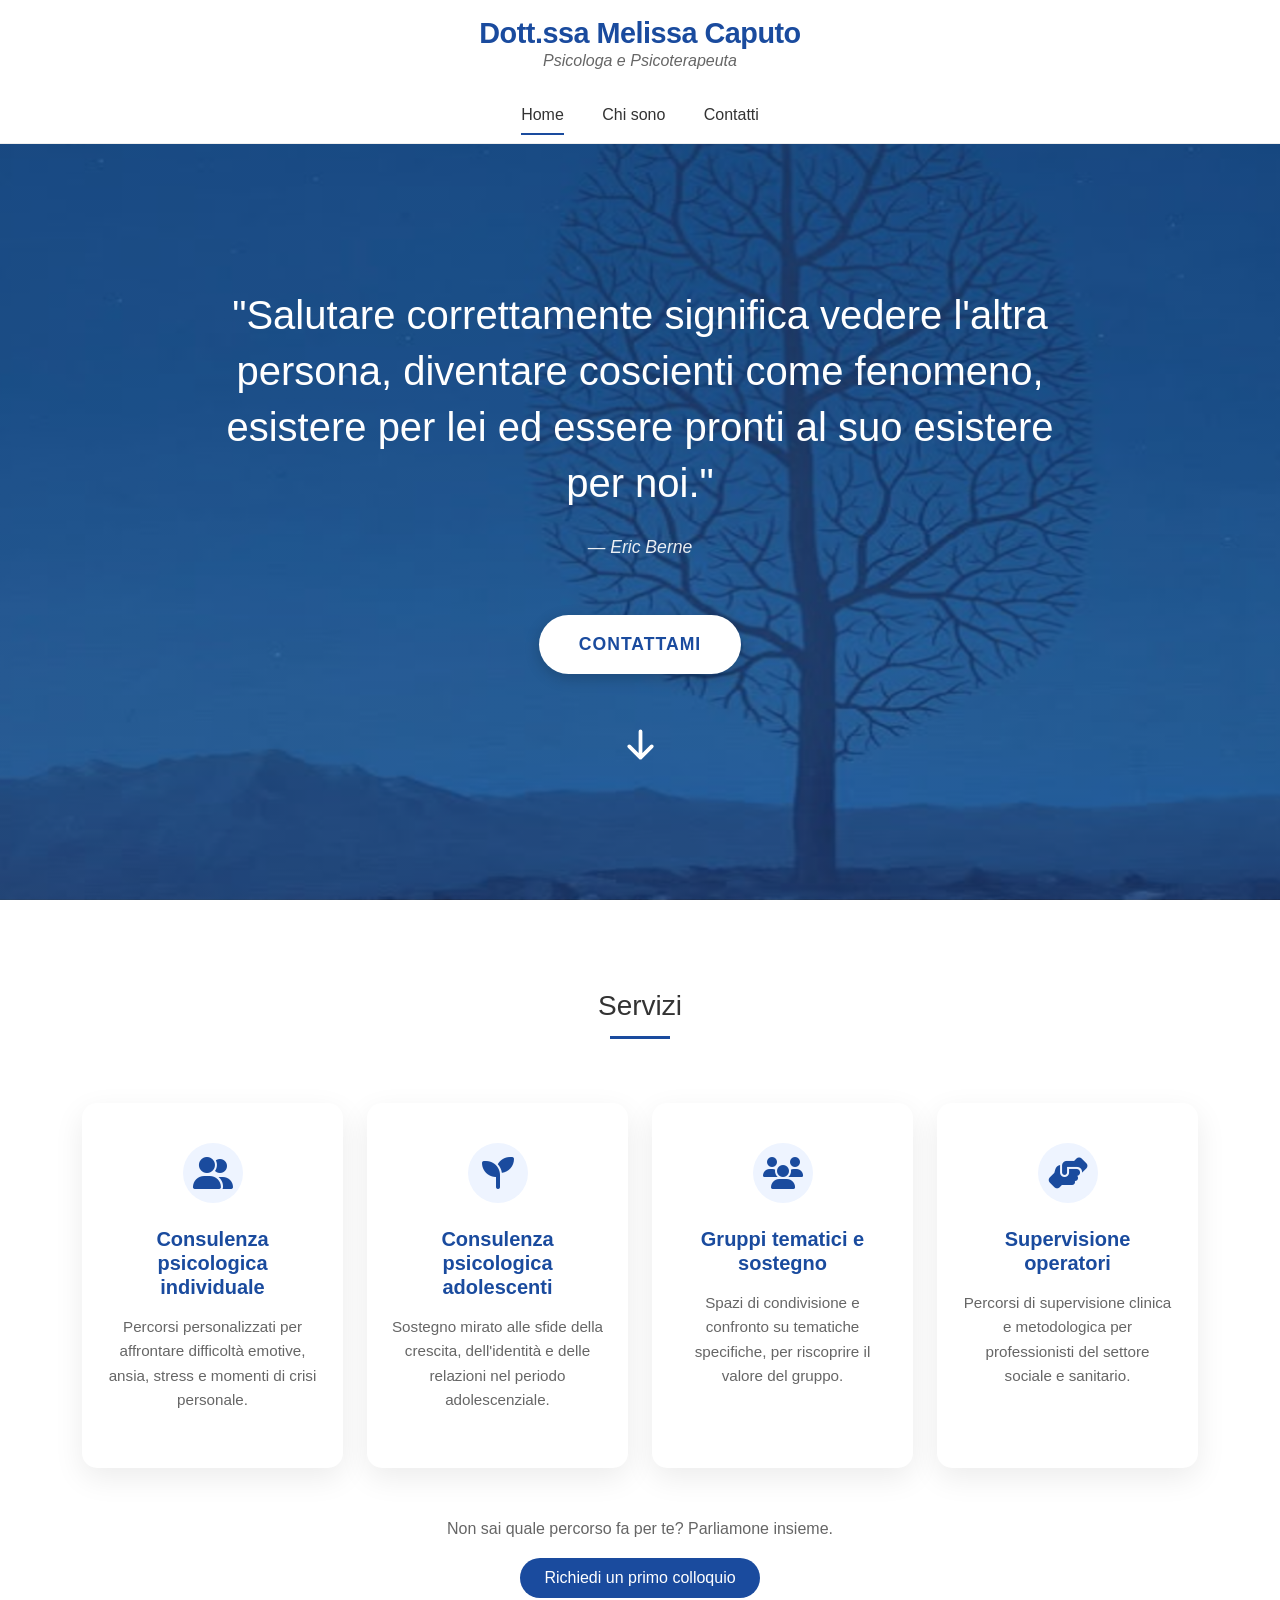
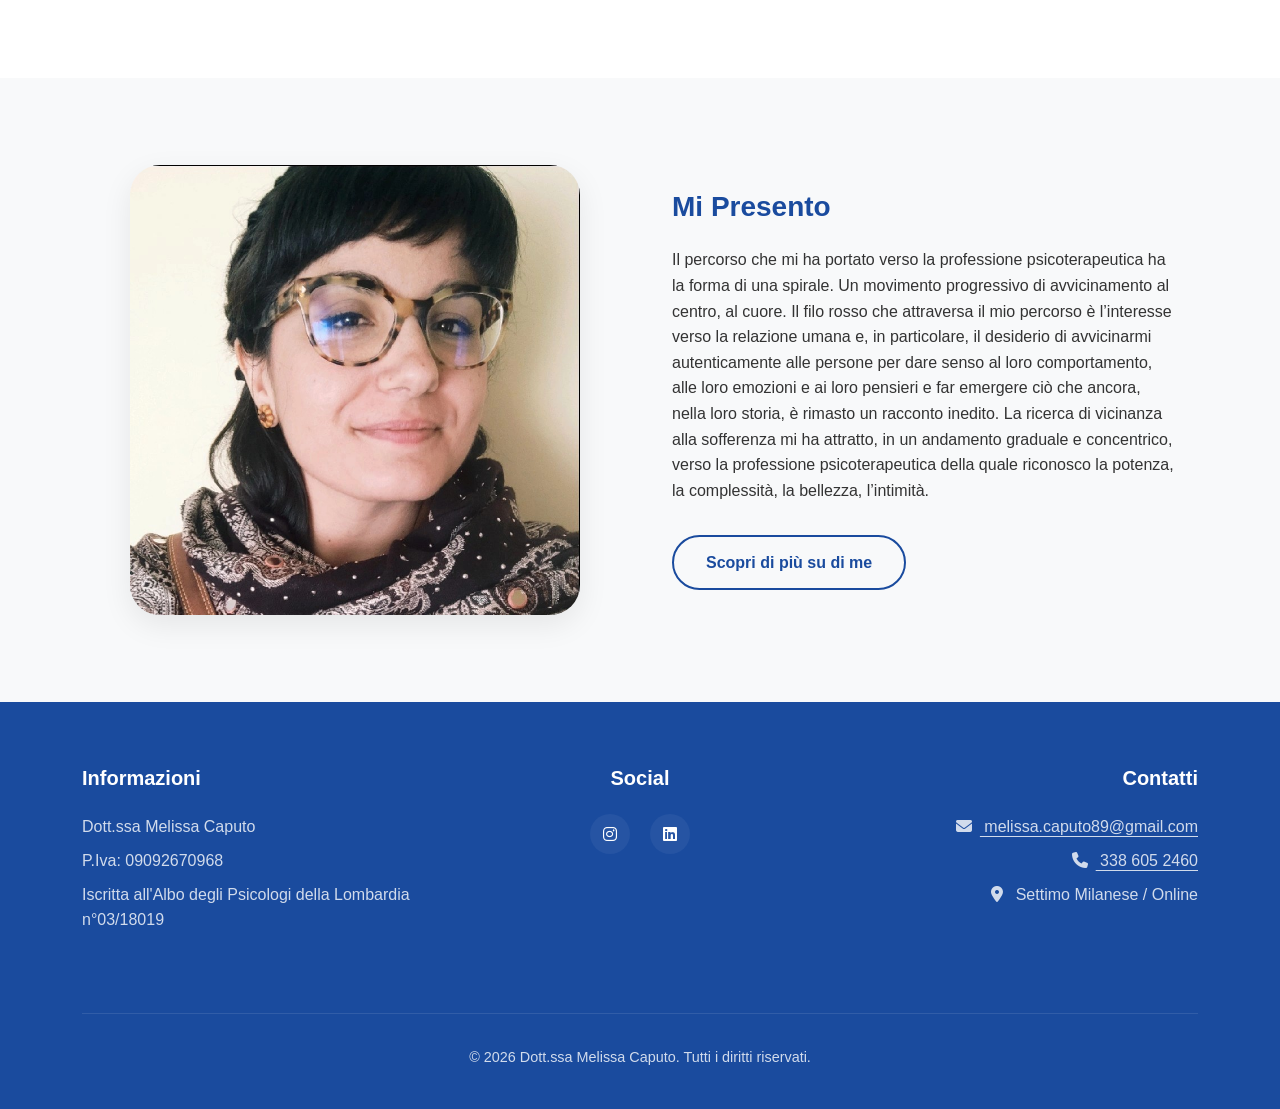
<file: index.html>
<!DOCTYPE html>
<html lang="it">
<head>
    <meta charset="UTF-8">
    <meta name="viewport" content="width=device-width, initial-scale=1.0">
    <title>Dott.ssa Melissa Caputo | Psicologa e Psicoterapeuta</title>
    <meta name="description" content="Dott.ssa Melissa Caputo, Psicologa e Psicoterapeuta a Settimo Milanese e online. Consulenza individuale, adolescenti, gruppi e supervisione.">

    <!-- Google Fonts (Opzionale, ma consigliato per un look professionale) -->
    <link rel="preconnect" href="https://fonts.googleapis.com">
    <link rel="preconnect" href="https://fonts.gstatic.com" crossorigin>
    <link href="https://fonts.googleapis.com/css2?family=Playfair+Display:ital,wght@0,400..900;1,400..900&family=Plus+Jakarta+Sans:ital,wght@0,200..800;1,200..800&display=swap" rel="stylesheet">

    <!-- Bootstrap CSS -->
    <link href="https://cdn.jsdelivr.net/npm/bootstrap@5.3.0/dist/css/bootstrap.min.css" rel="stylesheet">
    <!-- Font Awesome -->
    <link rel="stylesheet" href="https://cdnjs.cloudflare.com/ajax/libs/font-awesome/6.5.1/css/all.min.css">

    <!-- CSS personalizzato -->
    <link rel="stylesheet" href="css/style.css">
</head>
<body>

<!-- Link "salta al contenuto": compare solo navigando con la tastiera -->
<a href="#contenuto" class="visually-hidden-focusable d-block text-center p-2">Vai al contenuto principale</a>

<header>
    <div class="container">
        <div class="navbar-brand-container text-center">
            <a href="index.html" class="text-decoration-none">
                <h2>Dott.ssa Melissa Caputo</h2>
                <h5><i>Psicologa e Psicoterapeuta</i></h5>
            </a>
        </div>
    </div>
    <nav class="navbar navbar-expand-lg navbar-light" aria-label="Menu principale">
        <div class="container justify-content-center">
            <button class="navbar-toggler" type="button" data-bs-toggle="collapse" data-bs-target="#navbarNav" aria-controls="navbarNav" aria-expanded="false" aria-label="Apri il menu">
                <span class="navbar-toggler-icon"></span>
            </button>
            <div class="collapse navbar-collapse justify-content-center" id="navbarNav">
                <ul class="navbar-nav">
                    <li class="nav-item"><a class="nav-link active" aria-current="page" href="index.html">Home</a></li>
                    <li class="nav-item"><a class="nav-link" href="chi_sono.html">Chi sono</a></li>
                    <li class="nav-item"><a class="nav-link" href="contatti.html">Contatti</a></li>
                </ul>
            </div>
        </div>
    </nav>
</header>

<main id="contenuto">
    <!-- Hero Section -->
    <section class="hero m-0 p-0">
        <div class="hero-content fade-in">
            <h2>
                "Salutare correttamente significa vedere l'altra persona, diventare coscienti come fenomeno, esistere per lei ed essere pronti al suo esistere per noi."
                <span class="citazione">— Eric Berne</span>
            </h2>
            <a href="contatti.html" id="myButton" class="btn btn-primary mt-4">Contattami</a>

            <div class="pt-5">
                <a href="#servizi" class="scroll-arrow d-inline-block text-white" aria-label="Scorri alla sezione Servizi">
                    <svg width="45" height="45" viewBox="0 0 24 24" aria-hidden="true">
                        <path d="M12 5v14m0 0l-6-6m6 6l6-6" stroke="currentColor" stroke-width="2" stroke-linecap="round" stroke-linejoin="round"/>
                    </svg>
                </a>
            </div>
        </div>
    </section>

    <!-- Sezione Servizi -->
    <section id="servizi" class="container">
        <h3 class="section-title">Servizi</h3>
        <div class="row g-4">
            <div class="col-sm-6 col-lg-3">
                <div class="custom-card">
                    <div class="card-icon">
                        <i class="fas fa-user-friends fa-2x text-primary" style="color: var(--primary-blue) !important;" aria-hidden="true"></i>
                    </div>
                    <h5>Consulenza psicologica individuale</h5>
                    <p>Percorsi personalizzati per affrontare difficoltà emotive, ansia, stress e momenti di crisi personale.</p>
                </div>
            </div>
            <div class="col-sm-6 col-lg-3">
                <div class="custom-card">
                    <div class="card-icon">
                        <i class="fas fa-seedling fa-2x text-primary" style="color: var(--primary-blue) !important;" aria-hidden="true"></i>
                    </div>
                    <h5>Consulenza psicologica adolescenti</h5>
                    <p>Sostegno mirato alle sfide della crescita, dell'identità e delle relazioni nel periodo adolescenziale.</p>
                </div>
            </div>
            <div class="col-sm-6 col-lg-3">
                <div class="custom-card">
                    <div class="card-icon">
                        <i class="fas fa-users fa-2x text-primary" style="color: var(--primary-blue) !important;" aria-hidden="true"></i>
                    </div>
                    <h5>Gruppi tematici e sostegno</h5>
                    <p>Spazi di condivisione e confronto su tematiche specifiche, per riscoprire il valore del gruppo.</p>
                </div>
            </div>
            <div class="col-sm-6 col-lg-3">
                <div class="custom-card">
                    <div class="card-icon">
                        <i class="fas fa-hands-helping fa-2x text-primary" style="color: var(--primary-blue) !important;" aria-hidden="true"></i>
                    </div>
                    <h5>Supervisione operatori</h5>
                    <p>Percorsi di supervisione clinica e metodologica per professionisti del settore sociale e sanitario.</p>
                </div>
            </div>
        </div>

        <!-- Invito all'azione dopo i servizi -->
        <div class="text-center mt-5">
            <p class="mb-3" style="color: var(--text-light);">Non sai quale percorso fa per te? Parliamone insieme.</p>
            <a href="contatti.html" class="btn btn-primary px-4 py-2 rounded-pill" style="background-color: var(--primary-blue); border: none;">Richiedi un primo colloquio</a>
        </div>
    </section>

    <!-- Sezione Presentazione -->
    <section class="bg-light">
        <div class="container">
            <div class="row align-items-center">
                <div class="col-lg-6 intro-img-container text-center mb-5 mb-lg-0">
                    <img src="img/foto.jpeg" class="foto" alt="Ritratto della Dott.ssa Melissa Caputo" loading="lazy">
                </div>
                <div class="col-lg-6 intro-content">
                    <h3>Mi Presento</h3>
                    <p>Il percorso che mi ha portato verso la professione psicoterapeutica ha la forma di una spirale. Un movimento progressivo di avvicinamento al centro, al cuore. 
                    Il filo rosso che attraversa il mio percorso è l’interesse verso la relazione umana e, in particolare, il desiderio di avvicinarmi autenticamente alle persone per dare senso al loro comportamento, alle loro emozioni e ai loro pensieri e far emergere ciò che ancora, nella loro storia, è rimasto un racconto inedito. La ricerca di vicinanza alla sofferenza mi ha attratto, in un andamento graduale e concentrico, verso la professione psicoterapeutica della quale riconosco la potenza, la complessità, la bellezza, l’intimità.</p>
                    <a id="chiSono" href="chi_sono.html" class="mt-3">Scopri di più su di me</a>
                </div>
            </div>
        </div>
    </section>
</main>

<footer>
    <div class="container">
        <div class="row">
            <div class="col-md-4 mb-4">
                <h5>Informazioni</h5>
                <p>Dott.ssa Melissa Caputo</p>
                <p>P.Iva: 09092670968</p>
                <p>Iscritta all'Albo degli Psicologi della Lombardia n°03/18019</p>
            </div>
            <div class="col-md-4 mb-4 text-center">
                <h5>Social</h5>
                <div class="social-icons">
                    <a href="https://www.instagram.com/lapsicologanelblu" target="_blank" rel="noopener" aria-label="Instagram (si apre in una nuova scheda)" title="Instagram"><i class="fab fa-instagram" aria-hidden="true"></i></a>
                    <a href="https://www.linkedin.com/in/melissacaputo/" target="_blank" rel="noopener" aria-label="LinkedIn (si apre in una nuova scheda)" title="LinkedIn"><i class="fab fa-linkedin" aria-hidden="true"></i></a>
                    <!-- Facebook: inserire l'indirizzo della pagina e togliere il commento
                    <a href="https://www.facebook.com/..." target="_blank" rel="noopener" aria-label="Facebook (si apre in una nuova scheda)" title="Facebook"><i class="fab fa-facebook" aria-hidden="true"></i></a>
                    -->
                </div>
            </div>
            <div class="col-md-4 mb-4 text-md-end">
                <h5>Contatti</h5>
                <p><a href="mailto:melissa.caputo89@gmail.com" class="text-reset link-offset-2"><i class="fas fa-envelope me-2" aria-hidden="true"></i> melissa.caputo89@gmail.com</a></p>
                <p><a href="tel:+393386052460" class="text-reset link-offset-2"><i class="fas fa-phone me-2" aria-hidden="true"></i> 338 605 2460</a></p>
                <p><i class="fas fa-map-marker-alt me-2" aria-hidden="true"></i> Settimo Milanese / Online</p>
            </div>
        </div>
        <div class="footer-bottom text-center">
            <p>&copy; <span id="anno-corrente">2025</span> Dott.ssa Melissa Caputo. Tutti i diritti riservati.</p>
        </div>
    </div>
</footer>

<script src="https://cdn.jsdelivr.net/npm/bootstrap@5.3.0/dist/js/bootstrap.bundle.min.js"></script>
<script src="js/script.js"></script>
</body>
</html>
</file>
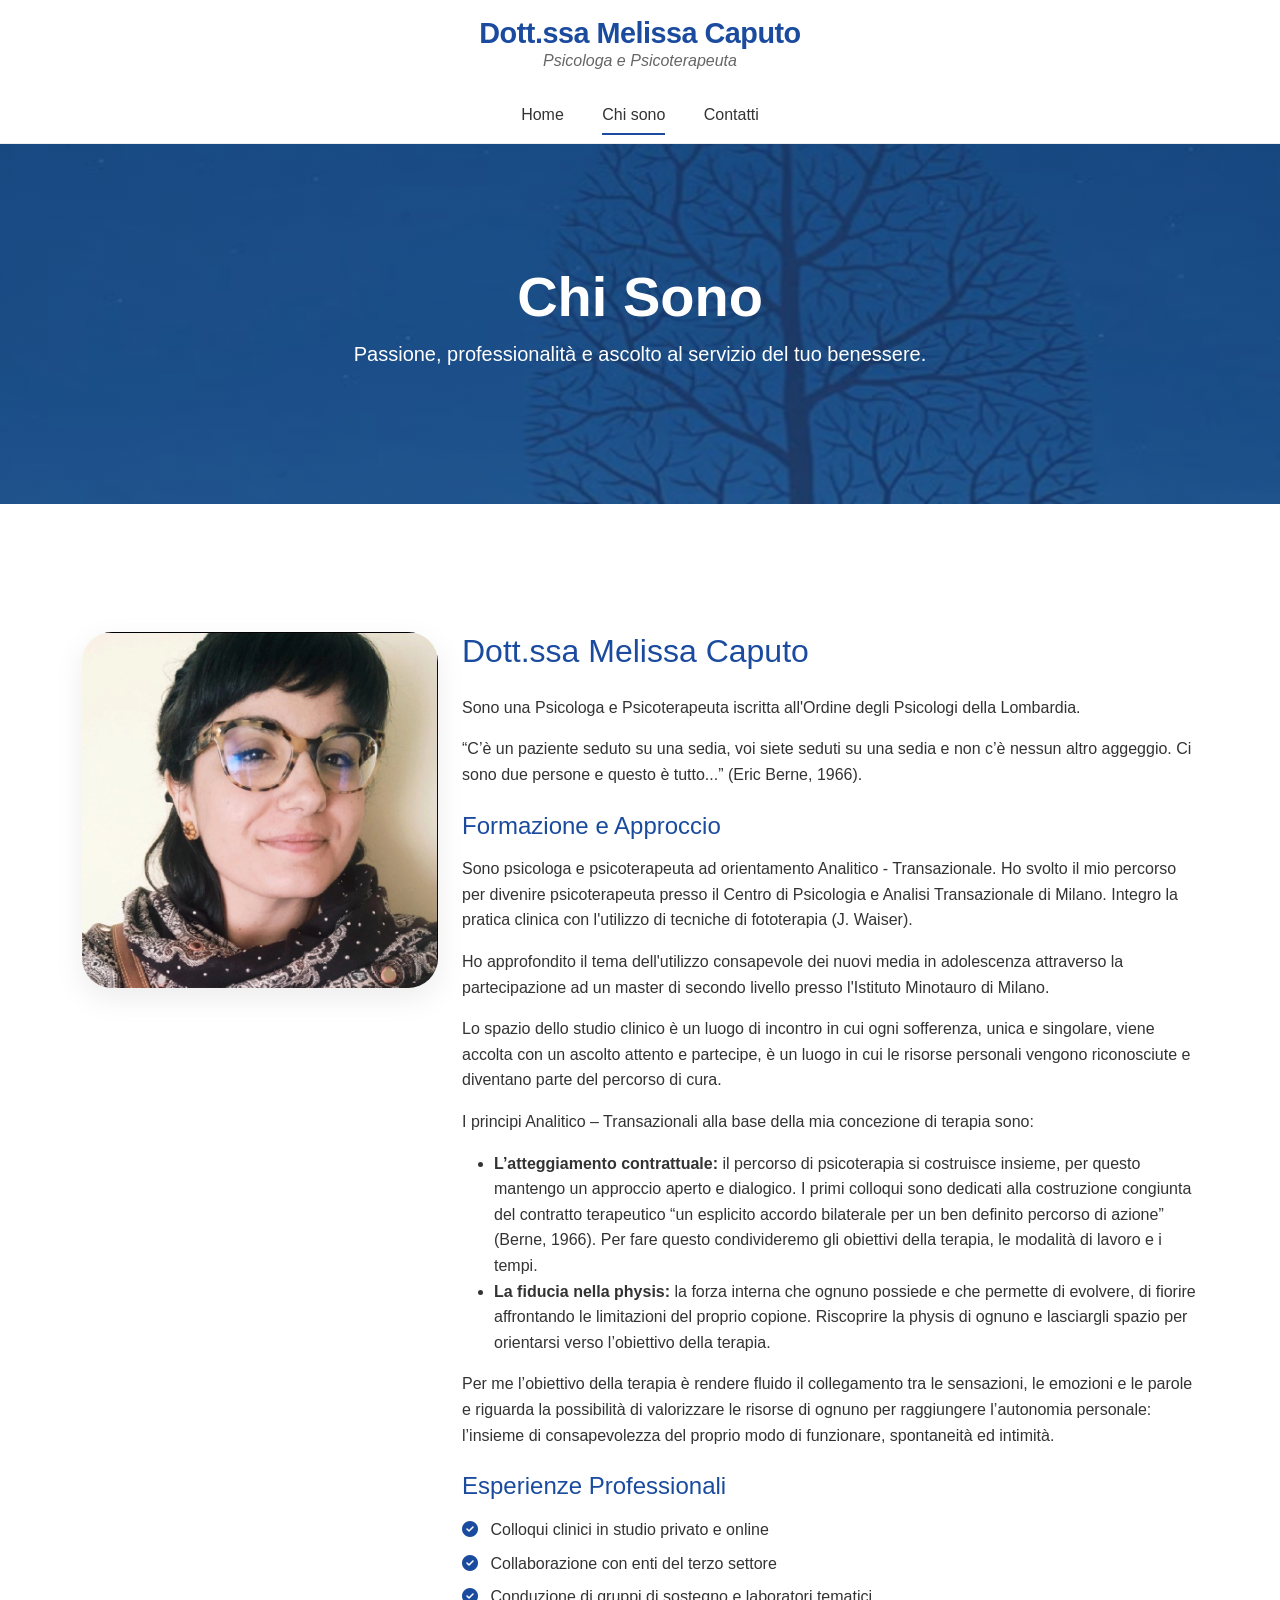
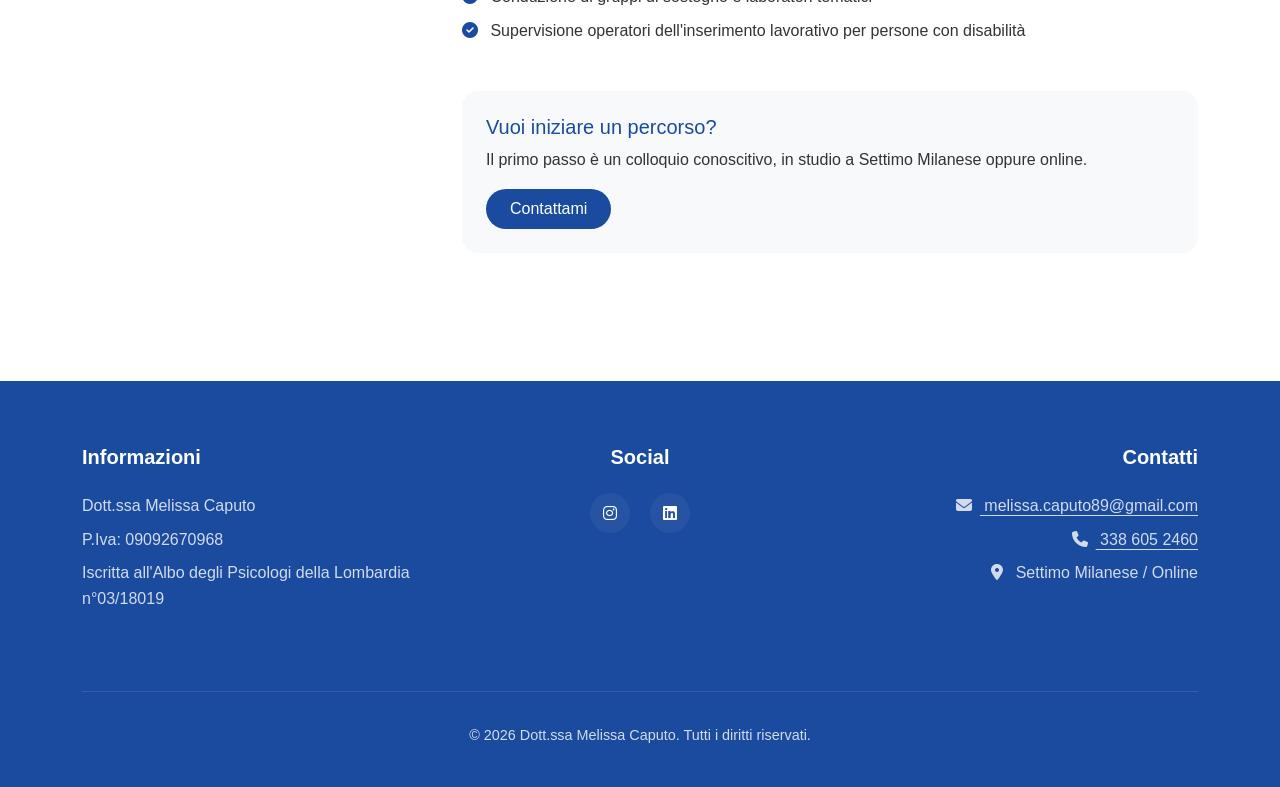
<file: chi_sono.html>
<!DOCTYPE html>
<html lang="it">
<head>
    <meta charset="UTF-8">
    <meta name="viewport" content="width=device-width, initial-scale=1.0">
    <title>Chi Sono | Dott.ssa Melissa Caputo</title>
    <meta name="description" content="Chi è la Dott.ssa Melissa Caputo: formazione, approccio ed esperienze professionali come Psicologa e Psicoterapeuta.">

    <!-- Google Fonts -->
    <link rel="preconnect" href="https://fonts.googleapis.com">
    <link rel="preconnect" href="https://fonts.gstatic.com" crossorigin>
    <link href="https://fonts.googleapis.com/css2?family=Playfair+Display:ital,wght@0,400..900;1,400..900&family=Plus+Jakarta+Sans:ital,wght@0,200..800;1,200..800&display=swap" rel="stylesheet">

    <!-- Bootstrap CSS -->
    <link href="https://cdn.jsdelivr.net/npm/bootstrap@5.3.0/dist/css/bootstrap.min.css" rel="stylesheet">
    <!-- Font Awesome -->
    <link rel="stylesheet" href="https://cdnjs.cloudflare.com/ajax/libs/font-awesome/6.5.1/css/all.min.css">

    <!-- CSS personalizzato -->
    <link rel="stylesheet" href="css/style.css">
</head>
<body>

<!-- Link "salta al contenuto": compare solo navigando con la tastiera -->
<a href="#contenuto" class="visually-hidden-focusable d-block text-center p-2">Vai al contenuto principale</a>

<header>
    <div class="container">
        <div class="navbar-brand-container text-center">
            <a href="index.html" class="text-decoration-none">
                <h2>Dott.ssa Melissa Caputo</h2>
                <h5><i>Psicologa e Psicoterapeuta</i></h5>
            </a>
        </div>
    </div>
    <nav class="navbar navbar-expand-lg navbar-light" aria-label="Menu principale">
        <div class="container justify-content-center">
            <button class="navbar-toggler" type="button" data-bs-toggle="collapse" data-bs-target="#navbarNav" aria-controls="navbarNav" aria-expanded="false" aria-label="Apri il menu">
                <span class="navbar-toggler-icon"></span>
            </button>
            <div class="collapse navbar-collapse justify-content-center" id="navbarNav">
                <ul class="navbar-nav">
                    <li class="nav-item"><a class="nav-link" href="index.html">Home</a></li>
                    <li class="nav-item"><a class="nav-link active" aria-current="page" href="chi_sono.html">Chi sono</a></li>
                    <li class="nav-item"><a class="nav-link" href="contatti.html">Contatti</a></li>
                </ul>
            </div>
        </div>
    </nav>
</header>

<main id="contenuto">
    <!-- Hero Section ridotta per sottopagine -->
    <section class="hero m-0 p-0" style="height: 40vh; min-height: 300px; margin-bottom: 3rem;">
        <div class="hero-content fade-in">
            <h1 class="display-4 fw-bold">Chi Sono</h1>
            <p class="lead">Passione, professionalità e ascolto al servizio del tuo benessere.</p>
        </div>
    </section>

    <section class="container my-5">
        <div class="row">
            <div class="col-lg-4 mb-4 text-center">
                <img src="img/foto.jpeg" class="foto w-100" alt="Ritratto della Dott.ssa Melissa Caputo">
            </div>
            <div class="col-lg-8">
                <h2 class="color-primary mb-4" style="color: var(--primary-blue);">Dott.ssa Melissa Caputo</h2>
                <p>Sono una Psicologa e Psicoterapeuta iscritta all'Ordine degli Psicologi della Lombardia.</p>
                <p>“C’è un paziente seduto su una sedia, voi siete seduti su una sedia e non c’è nessun altro aggeggio. Ci sono due persone e questo è tutto...” (Eric Berne, 1966).</p>
                <h4 class="mt-4 mb-3" style="color: var(--primary-blue);">Formazione e Approccio</h4>

                    <p>
                        Sono psicologa e psicoterapeuta ad orientamento Analitico - Transazionale. Ho svolto il mio percorso per divenire psicoterapeuta presso il Centro di Psicologia e Analisi Transazionale di Milano. Integro la pratica clinica con l'utilizzo di tecniche di fototerapia (J. Waiser).
                    </p>

                    <p>
                        Ho approfondito il tema dell'utilizzo consapevole dei nuovi media in adolescenza attraverso la partecipazione ad un master di secondo livello presso l'Istituto Minotauro di Milano.
                    </p>

                    <p>
                        Lo spazio dello studio clinico è un luogo di incontro in cui ogni sofferenza, unica e singolare, viene accolta con un ascolto attento e partecipe, è un luogo in cui le risorse personali vengono riconosciute e diventano parte del percorso di cura.
                    </p>

                    <p>
                        I principi Analitico – Transazionali alla base della mia concezione di terapia sono:
                    </p>

                    <ul>
                        <li>
                            <strong>L’atteggiamento contrattuale:</strong> il percorso di psicoterapia si costruisce insieme, per questo mantengo un approccio aperto e dialogico. I primi colloqui sono dedicati alla costruzione congiunta del contratto terapeutico “un esplicito accordo bilaterale per un ben definito percorso di azione” (Berne, 1966). Per fare questo condivideremo gli obiettivi della terapia, le modalità di lavoro e i tempi.
                        </li>
                        <li>
                            <strong>La fiducia nella physis:</strong> la forza interna che ognuno possiede e che permette di evolvere, di fiorire affrontando le limitazioni del proprio copione. Riscoprire la physis di ognuno e lasciargli spazio per orientarsi verso l’obiettivo della terapia.
                        </li>
                    </ul>

                    <p>
                        Per me l’obiettivo della terapia è rendere fluido il collegamento tra le sensazioni, le emozioni e le parole e riguarda la possibilità di valorizzare le risorse di ognuno per raggiungere l’autonomia personale: l’insieme di consapevolezza del proprio modo di funzionare, spontaneità ed intimità.
                    </p>

                <h4 class="mt-4 mb-3" style="color: var(--primary-blue);">Esperienze Professionali</h4>
                <ul class="list-unstyled">
                    <li class="mb-2"><i class="fas fa-check-circle me-2" style="color: var(--primary-blue);" aria-hidden="true"></i> Colloqui clinici in studio privato e online</li>
                    <li class="mb-2"><i class="fas fa-check-circle me-2" style="color: var(--primary-blue);" aria-hidden="true"></i> Collaborazione con enti del terzo settore</li>
                    <li class="mb-2"><i class="fas fa-check-circle me-2" style="color: var(--primary-blue);" aria-hidden="true"></i> Conduzione di gruppi di sostegno e laboratori tematici</li>
                    <li class="mb-2"><i class="fas fa-check-circle me-2" style="color: var(--primary-blue);" aria-hidden="true"></i> Supervisione operatori dell'inserimento lavorativo per persone con disabilità</li>
                </ul>

                <!-- Invito all'azione a fine lettura -->
                <div class="mt-5 p-4 bg-light rounded-4">
                    <h5 class="mb-2" style="color: var(--primary-blue);">Vuoi iniziare un percorso?</h5>
                    <p class="mb-3">Il primo passo è un colloquio conoscitivo, in studio a Settimo Milanese oppure online.</p>
                    <a href="contatti.html" class="btn btn-primary px-4 py-2 rounded-pill" style="background-color: var(--primary-blue); border: none;">Contattami</a>
                </div>
            </div>
        </div>
    </section>
</main>

<footer>
    <div class="container">
        <div class="row">
            <div class="col-md-4 mb-4">
                <h5>Informazioni</h5>
                <p>Dott.ssa Melissa Caputo</p>
                <p>P.Iva: 09092670968</p>
                <p>Iscritta all'Albo degli Psicologi della Lombardia n°03/18019</p>
            </div>
            <div class="col-md-4 mb-4 text-center">
                <h5>Social</h5>
                <div class="social-icons">
                    <a href="https://www.instagram.com/lapsicologanelblu" target="_blank" rel="noopener" aria-label="Instagram (si apre in una nuova scheda)" title="Instagram"><i class="fab fa-instagram" aria-hidden="true"></i></a>
                    <a href="https://www.linkedin.com/in/melissacaputo/" target="_blank" rel="noopener" aria-label="LinkedIn (si apre in una nuova scheda)" title="LinkedIn"><i class="fab fa-linkedin" aria-hidden="true"></i></a>
                    <!-- Facebook: inserire l'indirizzo della pagina e togliere il commento
                    <a href="https://www.facebook.com/..." target="_blank" rel="noopener" aria-label="Facebook (si apre in una nuova scheda)" title="Facebook"><i class="fab fa-facebook" aria-hidden="true"></i></a>
                    -->
                </div>
            </div>
            <div class="col-md-4 mb-4 text-md-end">
                <h5>Contatti</h5>
                <p><a href="mailto:melissa.caputo89@gmail.com" class="text-reset link-offset-2"><i class="fas fa-envelope me-2" aria-hidden="true"></i> melissa.caputo89@gmail.com</a></p>
                <p><a href="tel:+393386052460" class="text-reset link-offset-2"><i class="fas fa-phone me-2" aria-hidden="true"></i> 338 605 2460</a></p>
                <p><i class="fas fa-map-marker-alt me-2" aria-hidden="true"></i> Settimo Milanese / Online</p>
            </div>
        </div>
        <div class="footer-bottom text-center">
            <p>&copy; <span id="anno-corrente">2025</span> Dott.ssa Melissa Caputo. Tutti i diritti riservati.</p>
        </div>
    </div>
</footer>

<script src="https://cdn.jsdelivr.net/npm/bootstrap@5.3.0/dist/js/bootstrap.bundle.min.js"></script>
<script src="js/script.js"></script>
</body>
</html>
</file>
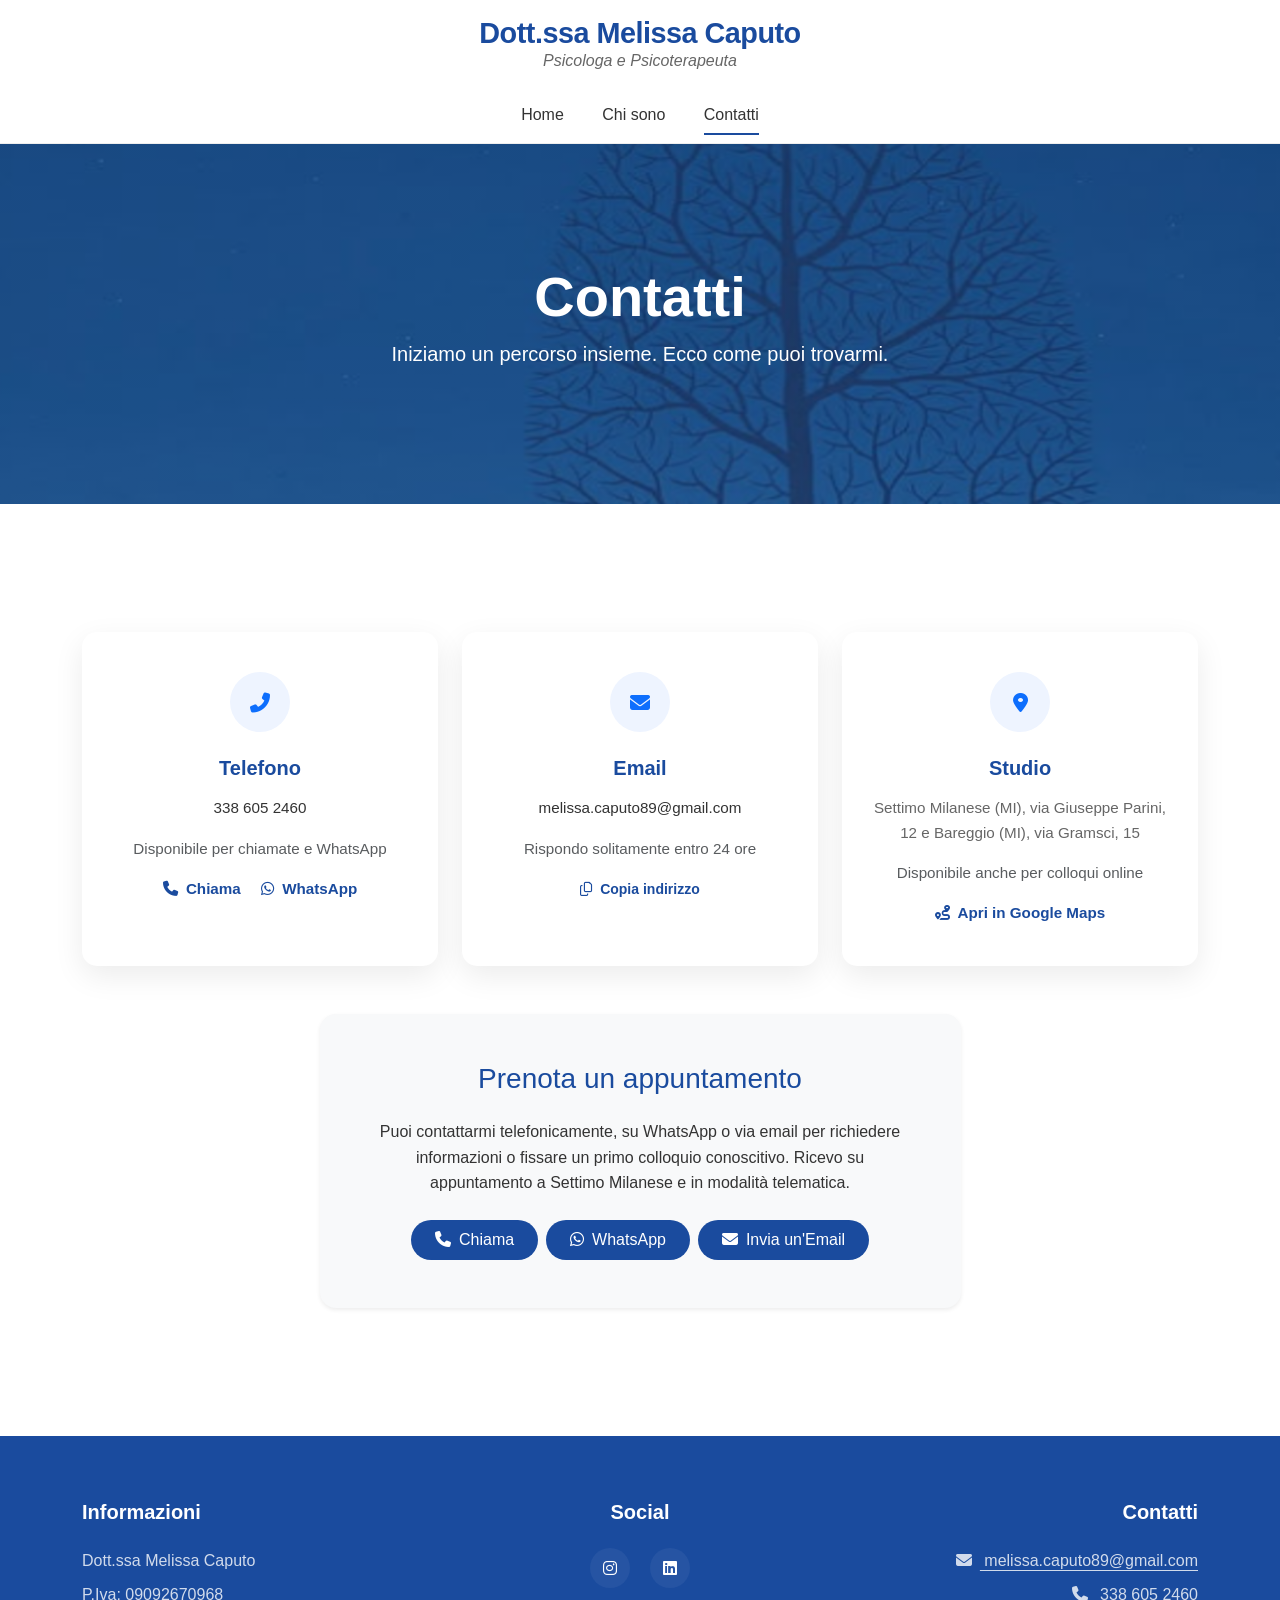
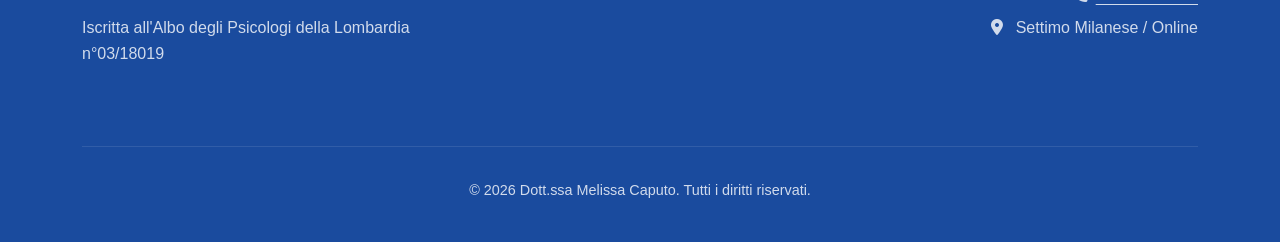
<file: contatti.html>
<!DOCTYPE html>
<html lang="it">
<head>
    <meta charset="UTF-8">
    <meta name="viewport" content="width=device-width, initial-scale=1.0">
    <title>Contatti | Dott.ssa Melissa Caputo</title>
    <meta name="description" content="Contatta la Dott.ssa Melissa Caputo per un primo colloquio: telefono, WhatsApp o email. Studio a Settimo Milanese e colloqui online.">

    <!-- Google Fonts -->
    <link rel="preconnect" href="https://fonts.googleapis.com">
    <link rel="preconnect" href="https://fonts.gstatic.com" crossorigin>
    <link href="https://fonts.googleapis.com/css2?family=Playfair+Display:ital,wght@0,400..900;1,400..900&family=Plus+Jakarta+Sans:ital,wght@0,200..800;1,200..800&display=swap" rel="stylesheet">

    <!-- Bootstrap CSS -->
    <link href="https://cdn.jsdelivr.net/npm/bootstrap@5.3.0/dist/css/bootstrap.min.css" rel="stylesheet">
    <!-- Font Awesome -->
    <link rel="stylesheet" href="https://cdnjs.cloudflare.com/ajax/libs/font-awesome/6.5.1/css/all.min.css">

    <!-- CSS personalizzato -->
    <link rel="stylesheet" href="css/style.css">
</head>
<body>

<!-- Link "salta al contenuto": compare solo navigando con la tastiera -->
<a href="#contenuto" class="visually-hidden-focusable d-block text-center p-2">Vai al contenuto principale</a>

<header>
    <div class="container">
        <div class="navbar-brand-container text-center">
            <a href="index.html" class="text-decoration-none">
                <h2>Dott.ssa Melissa Caputo</h2>
                <h5><i>Psicologa e Psicoterapeuta</i></h5>
            </a>
        </div>
    </div>
    <nav class="navbar navbar-expand-lg navbar-light" aria-label="Menu principale">
        <div class="container justify-content-center">
            <button class="navbar-toggler" type="button" data-bs-toggle="collapse" data-bs-target="#navbarNav" aria-controls="navbarNav" aria-expanded="false" aria-label="Apri il menu">
                <span class="navbar-toggler-icon"></span>
            </button>
            <div class="collapse navbar-collapse justify-content-center" id="navbarNav">
                <ul class="navbar-nav">
                    <li class="nav-item"><a class="nav-link" href="index.html">Home</a></li>
                    <li class="nav-item"><a class="nav-link" href="chi_sono.html">Chi sono</a></li>
                    <li class="nav-item"><a class="nav-link active" aria-current="page" href="contatti.html">Contatti</a></li>
                </ul>
            </div>
        </div>
    </nav>
</header>

<main id="contenuto">
    <!-- Hero Section ridotta -->
    <section class="hero m-0 p-0" style="height: 40vh; min-height: 300px; margin-bottom: 3rem;">
        <div class="hero-content fade-in">
            <h1 class="display-4 fw-bold">Contatti</h1>
            <p class="lead">Iniziamo un percorso insieme. Ecco come puoi trovarmi.</p>
        </div>
    </section>

    <section class="container my-5">
        <div class="row g-4">
            <!-- Info Contatti -->
            <div class="col-md-4">
                <div class="custom-card">
                    <div class="card-icon">
                        <i class="fas fa-phone-alt fa-lg text-primary" aria-hidden="true"></i>
                    </div>
                    <h5>Telefono</h5>
                    <p><a href="tel:+393386052460" class="text-decoration-none color-dark" style="color: var(--text-dark);">338 605 2460</a></p>
                    <p class="small text-muted">Disponibile per chiamate e WhatsApp</p>
                    <p class="small mb-0">
                        <a href="tel:+393386052460" class="fw-semibold text-decoration-none me-3" style="color: var(--primary-blue);"><i class="fas fa-phone me-1" aria-hidden="true"></i> Chiama</a>
                        <a href="https://wa.me/393386052460?text=Buongiorno%20Dott.ssa%20Caputo%2C%20vorrei%20avere%20informazioni%20per%20un%20primo%20colloquio." target="_blank" rel="noopener" class="fw-semibold text-decoration-none" style="color: var(--primary-blue);"><i class="fab fa-whatsapp me-1" aria-hidden="true"></i> WhatsApp</a>
                    </p>
                </div>
            </div>
            <div class="col-md-4">
                <div class="custom-card">
                    <div class="card-icon">
                        <i class="fas fa-envelope fa-lg text-primary" aria-hidden="true"></i>
                    </div>
                    <h5>Email</h5>
                    <p class="text-break"><a href="mailto:melissa.caputo89@gmail.com" class="text-decoration-none color-dark" style="color: var(--text-dark);">melissa.caputo89@gmail.com</a></p>
                    <p class="small text-muted">Rispondo solitamente entro 24 ore</p>
                    <p class="small mb-0">
                        <button type="button" class="btn btn-link btn-sm p-0 fw-semibold text-decoration-none" style="color: var(--primary-blue);" data-copy="melissa.caputo89@gmail.com" aria-live="polite"><i class="far fa-copy me-1" aria-hidden="true"></i> Copia indirizzo</button>
                    </p>
                </div>
            </div>
            <div class="col-md-4">
                <div class="custom-card">
                    <div class="card-icon">
                        <i class="fas fa-map-marker-alt fa-lg text-primary" aria-hidden="true"></i>
                    </div>
                    <h5>Studio</h5>
                    <p>Settimo Milanese (MI), via Giuseppe Parini, 12 e Bareggio (MI), via Gramsci, 15</p>
                    <p class="small text-muted">Disponibile anche per colloqui online</p>
                    <p class="small mb-0">
                        <a href="https://www.google.com/maps/search/?api=1&amp;query=Settimo+Milanese+MI" target="_blank" rel="noopener" class="fw-semibold text-decoration-none" style="color: var(--primary-blue);"><i class="fas fa-route me-1" aria-hidden="true"></i> Apri in Google Maps</a>
                    </p>
                </div>
            </div>
        </div>

        <!-- Altre informazioni -->
        <div class="row mt-5">
            <div class="col-lg-8 col-xl-7 mx-auto text-center">
                <div class="bg-light p-4 p-md-5 rounded-4 shadow-sm">
                    <h3 class="mb-4" style="color: var(--primary-blue);">Prenota un appuntamento</h3>
                    <p>Puoi contattarmi telefonicamente, su WhatsApp o via email per richiedere informazioni o fissare un primo colloquio conoscitivo. Ricevo su appuntamento a Settimo Milanese e in modalità telematica.</p>
                    <div class="mt-4 d-flex flex-wrap justify-content-center gap-2">
                        <a href="tel:+393386052460" class="btn btn-primary px-4 py-2 rounded-pill" style="background-color: var(--primary-blue); border: none;"><i class="fas fa-phone me-2" aria-hidden="true"></i>Chiama</a>
                        <a href="https://wa.me/393386052460?text=Buongiorno%20Dott.ssa%20Caputo%2C%20vorrei%20avere%20informazioni%20per%20un%20primo%20colloquio." target="_blank" rel="noopener" class="btn btn-primary px-4 py-2 rounded-pill" style="background-color: var(--primary-blue); border: none;"><i class="fab fa-whatsapp me-2" aria-hidden="true"></i>WhatsApp</a>
                        <a href="mailto:melissa.caputo89@gmail.com?subject=Richiesta%20primo%20colloquio" class="btn btn-primary px-4 py-2 rounded-pill" style="background-color: var(--primary-blue); border: none;"><i class="fas fa-envelope me-2" aria-hidden="true"></i>Invia un'Email</a>
                    </div>
                </div>
            </div>
        </div>
    </section>
</main>

<footer>
    <div class="container">
        <div class="row">
            <div class="col-md-4 mb-4">
                <h5>Informazioni</h5>
                <p>Dott.ssa Melissa Caputo</p>
                <p>P.Iva: 09092670968</p>
                <p>Iscritta all'Albo degli Psicologi della Lombardia n°03/18019</p>
            </div>
            <div class="col-md-4 mb-4 text-center">
                <h5>Social</h5>
                <div class="social-icons">
                    <a href="https://www.instagram.com/lapsicologanelblu" target="_blank" rel="noopener" aria-label="Instagram (si apre in una nuova scheda)" title="Instagram"><i class="fab fa-instagram" aria-hidden="true"></i></a>
                    <a href="https://www.linkedin.com/in/melissacaputo/" target="_blank" rel="noopener" aria-label="LinkedIn (si apre in una nuova scheda)" title="LinkedIn"><i class="fab fa-linkedin" aria-hidden="true"></i></a>
                    <!-- Facebook: inserire l'indirizzo della pagina e togliere il commento
                    <a href="https://www.facebook.com/..." target="_blank" rel="noopener" aria-label="Facebook (si apre in una nuova scheda)" title="Facebook"><i class="fab fa-facebook" aria-hidden="true"></i></a>
                    -->
                </div>
            </div>
            <div class="col-md-4 mb-4 text-md-end">
                <h5>Contatti</h5>
                <p><a href="mailto:melissa.caputo89@gmail.com" class="text-reset link-offset-2"><i class="fas fa-envelope me-2" aria-hidden="true"></i> melissa.caputo89@gmail.com</a></p>
                <p><a href="tel:+393386052460" class="text-reset link-offset-2"><i class="fas fa-phone me-2" aria-hidden="true"></i> 338 605 2460</a></p>
                <p><i class="fas fa-map-marker-alt me-2" aria-hidden="true"></i> Settimo Milanese / Online</p>
            </div>
        </div>
        <div class="footer-bottom text-center">
            <p>&copy; <span id="anno-corrente">2025</span> Dott.ssa Melissa Caputo. Tutti i diritti riservati.</p>
        </div>
    </div>
</footer>

<script src="https://cdn.jsdelivr.net/npm/bootstrap@5.3.0/dist/js/bootstrap.bundle.min.js"></script>
<script src="js/script.js"></script>
</body>
</html>
</file>
<file: css/style.css>
/* 
    Progetto: Sito Dott.ssa Melissa Caputo
    Stile: Moderno, Professionale, Accogliente
*/

:root {
    --primary-blue: #1A4B9E;
    --secondary-blue: #133a7c;
    --accent-blue: #eef4ff;
    --text-dark: #333333;
    --text-light: #666666;
    --white: #ffffff;
    --transition: all 0.3s ease;
    --shadow: 0 10px 30px rgba(0, 0, 0, 0.08);
    --shadow-hover: 0 15px 40px rgba(0, 0, 0, 0.12);
}

body {
    font-family: 'Segoe UI', Roboto, Helvetica, Arial, sans-serif;
    color: var(--text-dark);
    line-height: 1.6;
    overflow-x: hidden;
}

/* Header & Navbar */
header {
    background-color: var(--white);
    border-bottom: 1px solid #eee;
    padding: 0;
}

.navbar-brand-container {
    padding: 1rem 0;
}

.navbar-brand-container h2 {
    color: var(--primary-blue);
    font-weight: 700;
    margin: 0;
    font-size: 1.8rem;
    letter-spacing: -0.5px;
}

.navbar-brand-container h5 {
    color: var(--text-light);
    font-weight: 400;
    margin: 0;
    font-size: 1rem;
}

.navbar {
    padding: 0.5rem 0 !important;
    background-color: var(--white) !important;
}

.navbar-nav .nav-link {
    color: var(--text-dark) !important;
    font-weight: 500;
    padding: 0.5rem 1.2rem !important;
    transition: var(--transition);
    position: relative;
}

.navbar-nav .nav-link::after {
    content: '';
    position: absolute;
    bottom: 0;
    left: 1.2rem;
    right: 1.2rem;
    height: 2px;
    background-color: var(--primary-blue);
    transform: scaleX(0);
    transition: var(--transition);
}

.navbar-nav .nav-link:hover::after,
.navbar-nav .nav-link.active::after {
    transform: scaleX(1);
}

.navbar-nav .nav-link:hover {
    color: var(--primary-blue) !important;
}

/* Hero Section */
.hero {
    background: linear-gradient(rgba(26, 75, 158, 0.5), rgba(26, 75, 158, 0.5)), 
                url('../img/sfondo.png');
    background-size: cover;
    background-position: center;
    background-attachment: fixed;
    image-rendering: -webkit-optimize-contrast; /* Migliora la nitidezza sui browser moderni */
    height: 85vh;
    min-height: 500px;
    display: flex;
    align-items: center;
    justify-content: center;
    position: relative;
    color: var(--white);
    text-align: center;
    margin-bottom: 4rem;
}

.hero::before {
    display: none; /* Rimosso l'overlay vecchio */
}

.hero-content {
    z-index: 2;
    max-width: 900px;
    padding: 2rem;
}

.hero h2 {
    font-size: 2.5rem;
    font-weight: 300;
    line-height: 1.4;
    margin-bottom: 2rem;
}

.citazione {
    font-size: 1.1rem;
    font-style: italic;
    margin-top: 1.5rem;
    opacity: 0.9;
    display: block;
}

#myButton {
    background-color: var(--white);
    color: var(--primary-blue);
    border: none;
    padding: 1rem 2.5rem;
    font-size: 1.1rem;
    font-weight: 600;
    border-radius: 50px;
    text-transform: uppercase;
    letter-spacing: 1px;
    box-shadow: 0 4px 15px rgba(0,0,0,0.2);
    transition: var(--transition);
    text-decoration: none;
}

#myButton:hover {
    background-color: var(--primary-blue);
    color: var(--white);
    transform: translateY(-3px);
    box-shadow: 0 6px 20px rgba(0,0,0,0.3);
}

/* Sezioni Generali */
section {
    padding: 5rem 0;
}

.section-title {
    text-align: center;
    margin-bottom: 4rem;
    position: relative;
    padding-bottom: 1rem;
}

.section-title::after {
    content: '';
    position: absolute;
    bottom: 0;
    left: 50%;
    transform: translateX(-50%);
    width: 60px;
    height: 3px;
    background-color: var(--primary-blue);
}

/* Cards Servizi */
.custom-card {
    background: var(--white);
    border: none;
    border-radius: 15px;
    padding: 2.5rem 1.5rem;
    text-align: center;
    box-shadow: var(--shadow);
    transition: var(--transition);
    height: 100%;
    opacity: 1; /* Sovrascrivo l'opacità 0 del vecchio script se necessario */
    transform: none; /* Sovrascrivo il translate del vecchio script */
}

.custom-card:hover {
    transform: translateY(-10px);
    box-shadow: var(--shadow-hover);
}

.card-icon {
    width: 60px;
    height: 60px;
    margin: 0 auto 1.5rem;
    background-color: var(--accent-blue);
    border-radius: 50%;
    display: flex;
    align-items: center;
    justify-content: center;
}

.card-icon img {
    width: 30px;
    height: 30px;
}

.custom-card h5 {
    color: var(--primary-blue);
    font-weight: 600;
    margin-bottom: 1rem;
}

.custom-card p {
    color: var(--text-light);
    font-size: 0.95rem;
}

/* Sezione Presentazione */
.intro-img-container {
    position: relative;
}

.foto {
    width: 100%;
    max-width: 450px;
    aspect-ratio: 1/1;
    border-radius: 30px;
    object-fit: cover;
    box-shadow: var(--shadow);
}

.intro-content {
    padding: 2rem;
}

.intro-content h3 {
    color: var(--primary-blue);
    font-weight: 700;
    margin-bottom: 1.5rem;
}

#chiSono {
    display: inline-block;
    background-color: transparent;
    color: var(--primary-blue);
    border: 2px solid var(--primary-blue);
    padding: 0.8rem 2rem;
    border-radius: 50px;
    font-weight: 600;
    text-decoration: none;
    transition: var(--transition);
}

#chiSono:hover {
    background-color: var(--primary-blue);
    color: var(--white);
}

/* Footer */
footer {
    background-color: var(--primary-blue);
    color: var(--white);
    padding: 4rem 0 2rem;
}

footer h5 {
    color: var(--white);
    font-weight: 600;
    margin-bottom: 1.5rem;
}

footer p {
    color: rgba(255, 255, 255, 0.8);
    margin-bottom: 0.5rem;
}

.social-icons a {
    display: inline-flex;
    align-items: center;
    justify-content: center;
    width: 40px;
    height: 40px;
    background-color: rgba(255,255,255,0.05);
    border-radius: 50%;
    color: var(--white);
    margin: 0 0.5rem;
    transition: var(--transition);
    text-decoration: none;
}

.social-icons a:hover {
    background-color: var(--primary-blue);
    transform: translateY(-3px);
}

.footer-bottom {
    margin-top: 3rem;
    padding-top: 2rem;
    border-top: 1px solid rgba(255,255,255,0.1);
    font-size: 0.9rem;
    color: #777;
}

/* Scroll Arrow */
.scroll-arrow {
    bottom: 20px;
}

/* Responsive */
@media (max-width: 991px) {
    .hero h2 {
        font-size: 1.8rem;
    }
    
    .intro-content {
        padding: 2rem 0;
        text-align: center;
    }
}

/* Animazioni base */
.fade-prepare {
    opacity: 0;
    transform: translateY(30px);
    transition: opacity 0.8s ease-out, transform 0.8s ease-out;
}

.fade-in-visible {
    opacity: 1;
    transform: translateY(0);
}

.fade-in {
    opacity: 0;
    transform: translateY(20px);
    animation: fadeIn 1s ease-out forwards;
}

@keyframes fadeIn {
    from { opacity: 0; transform: translateY(20px); }
    to { opacity: 1; transform: translateY(0); }
}
</file>
